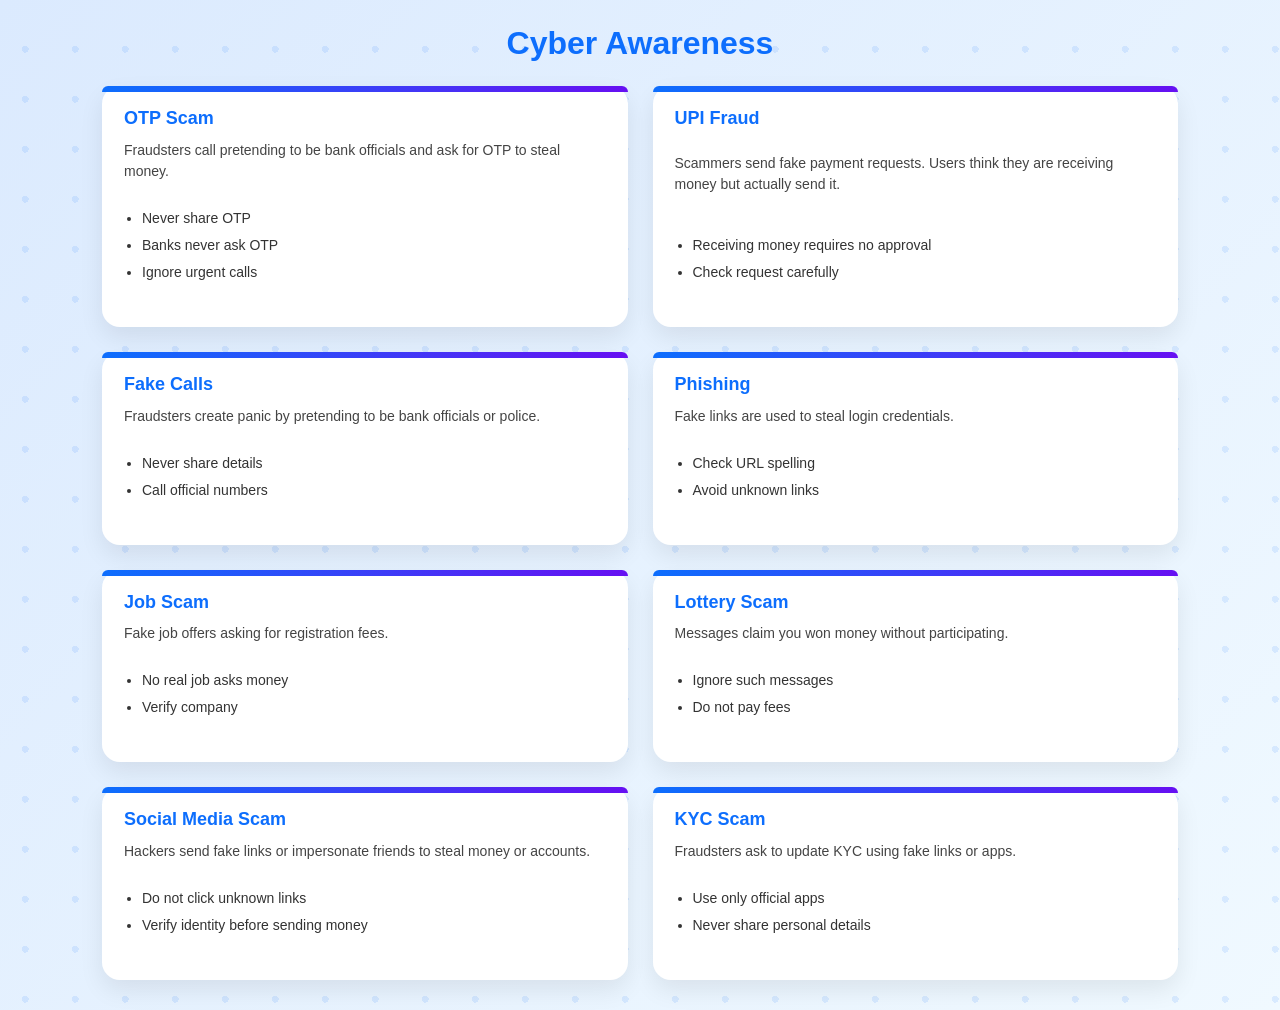
<file: awareness.html>
<!DOCTYPE html>
<html>
<head>
  <title>Awareness</title>
  <meta name="viewport" content="width=device-width, initial-scale=1">

  <link href="https://cdn.jsdelivr.net/npm/bootstrap@5.3.0/dist/css/bootstrap.min.css" rel="stylesheet">
  <link rel="stylesheet" href="style.css">
</head>

<body class="awareness-page">

<div class="container mt-4">

  <h2 class="text-center mb-4">Cyber Awareness</h2>

  <div class="awareness-grid">

    <!-- OTP -->
    <div class="aw-card">
      <h4 id="otp-title">OTP Scam</h4>
      <p id="otp-desc">
        Fraudsters call pretending to be bank officials and ask for OTP to steal money.
      </p>
      <ul>
        <li>Never share OTP</li>
        <li>Banks never ask OTP</li>
        <li>Ignore urgent calls</li>
      </ul>
    </div>

    <!-- UPI -->
    <div class="aw-card">
      <h4 id="upi-title">UPI Fraud</h4>
      <p id="upi-desc">
        Scammers send fake payment requests. Users think they are receiving money but actually send it.
      </p>
      <ul>
        <li>Receiving money requires no approval</li>
        <li>Check request carefully</li>
      </ul>
    </div>

    <!-- Fake Calls -->
    <div class="aw-card">
      <h4 id="fake-title">Fake Calls</h4>
      <p id="fake-desc">
        Fraudsters create panic by pretending to be bank officials or police.
      </p>
      <ul>
        <li>Never share details</li>
        <li>Call official numbers</li>
      </ul>
    </div>

    <!-- Phishing -->
    <div class="aw-card">
      <h4>Phishing</h4>
      <p id="phishing-desc">
        Fake links are used to steal login credentials.
      </p>
      <ul>
        <li>Check URL spelling</li>
        <li>Avoid unknown links</li>
      </ul>
    </div>

    <!-- Job Scam -->
    <div class="aw-card">
      <h4 id="job-title">Job Scam</h4>
      <p id="job-desc">
        Fake job offers asking for registration fees.
      </p>
      <ul>
        <li>No real job asks money</li>
        <li>Verify company</li>
      </ul>
    </div>

    <!-- Lottery -->
    <div class="aw-card">
      <h4 id="lottery-title">Lottery Scam</h4>
      <p id="lottery-desc">
        Messages claim you won money without participating.
      </p>
      <ul>
        <li>Ignore such messages</li>
        <li>Do not pay fees</li>
      </ul>
    </div>

    <!-- NEW: Social Media Scam -->
    <div class="aw-card">
      <h4>Social Media Scam</h4>
      <p>
        Hackers send fake links or impersonate friends to steal money or accounts.
      </p>
      <ul>
        <li>Do not click unknown links</li>
        <li>Verify identity before sending money</li>
      </ul>
    </div>

    <!-- NEW: KYC Scam -->
    <div class="aw-card">
      <h4>KYC Scam</h4>
      <p>
        Fraudsters ask to update KYC using fake links or apps.
      </p>
      <ul>
        <li>Use only official apps</li>
        <li>Never share personal details</li>
      </ul>
    </div>

  </div>

</div>

</body>
</html>
</file>
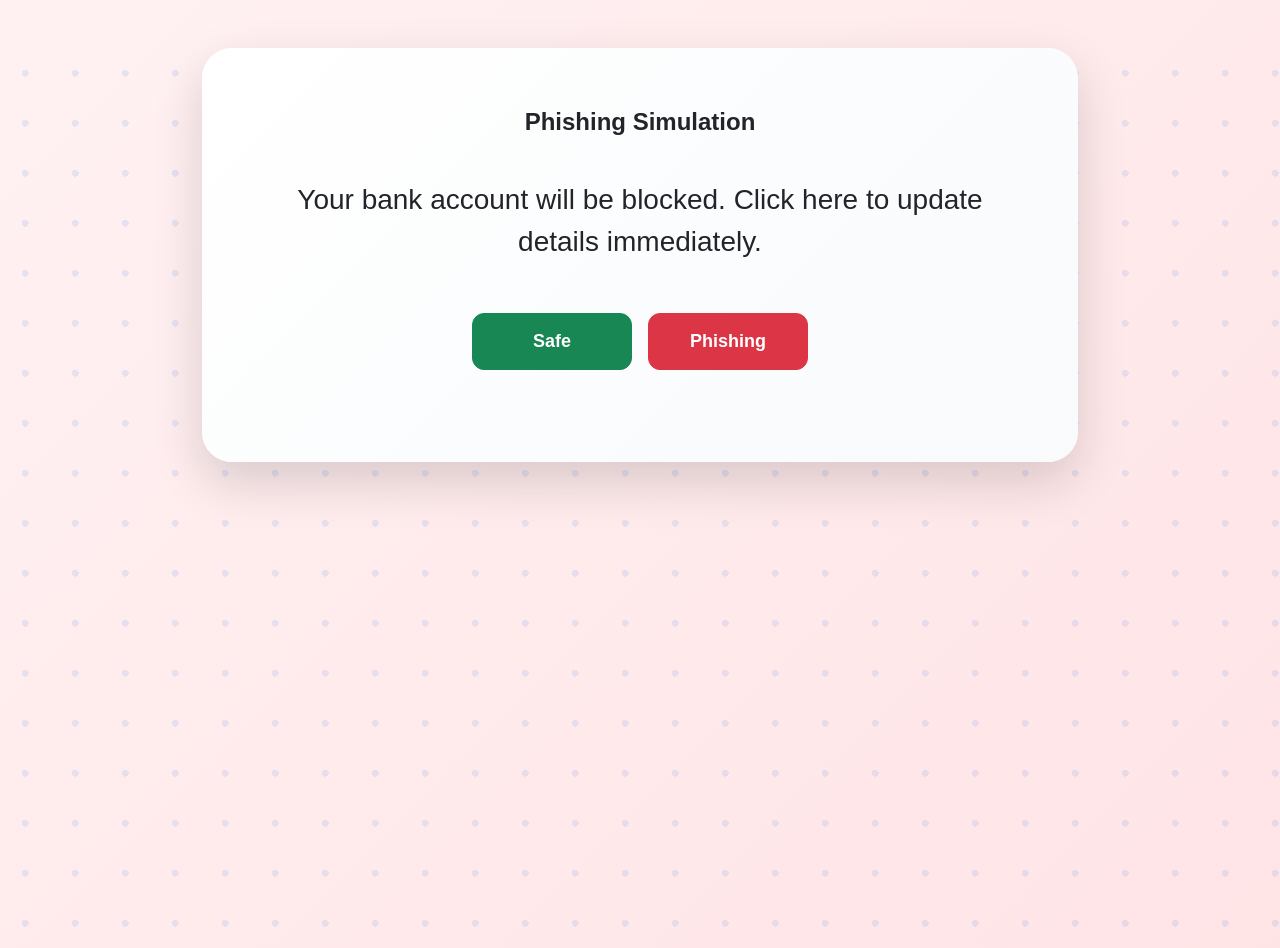
<file: phishing.html>
<!DOCTYPE html>
<html>
<head>
  <title>Phishing Test</title>
  <meta name="viewport" content="width=device-width, initial-scale=1">

  <link href="https://cdn.jsdelivr.net/npm/bootstrap@5.3.0/dist/css/bootstrap.min.css" rel="stylesheet">
  <link rel="stylesheet" href="style.css">
</head>

<body class="phishing-page">

<div class="container mt-5">

  <div class="phishing-card mx-auto">

    <h4 class="text-center mb-3">Phishing Simulation</h4>

    <div id="scenario-box" class="alert text-center"></div>

    <div class="text-center mt-3">
      <button class="btn btn-success m-2" onclick="answer('safe')">Safe</button>
      <button class="btn btn-danger m-2" onclick="answer('phishing')">Phishing</button>
    </div>

    <div id="explanation" class="mt-4"></div>

    <div class="text-center mt-3">
      <button id="nextBtn" class="btn btn-primary" onclick="nextScenario()" style="display:none;">
        Next
      </button>
    </div>

  </div>

</div>

<script src="app.js"></script>
</body>

<script src="app.js"></script>
</body>
</html>
</file>
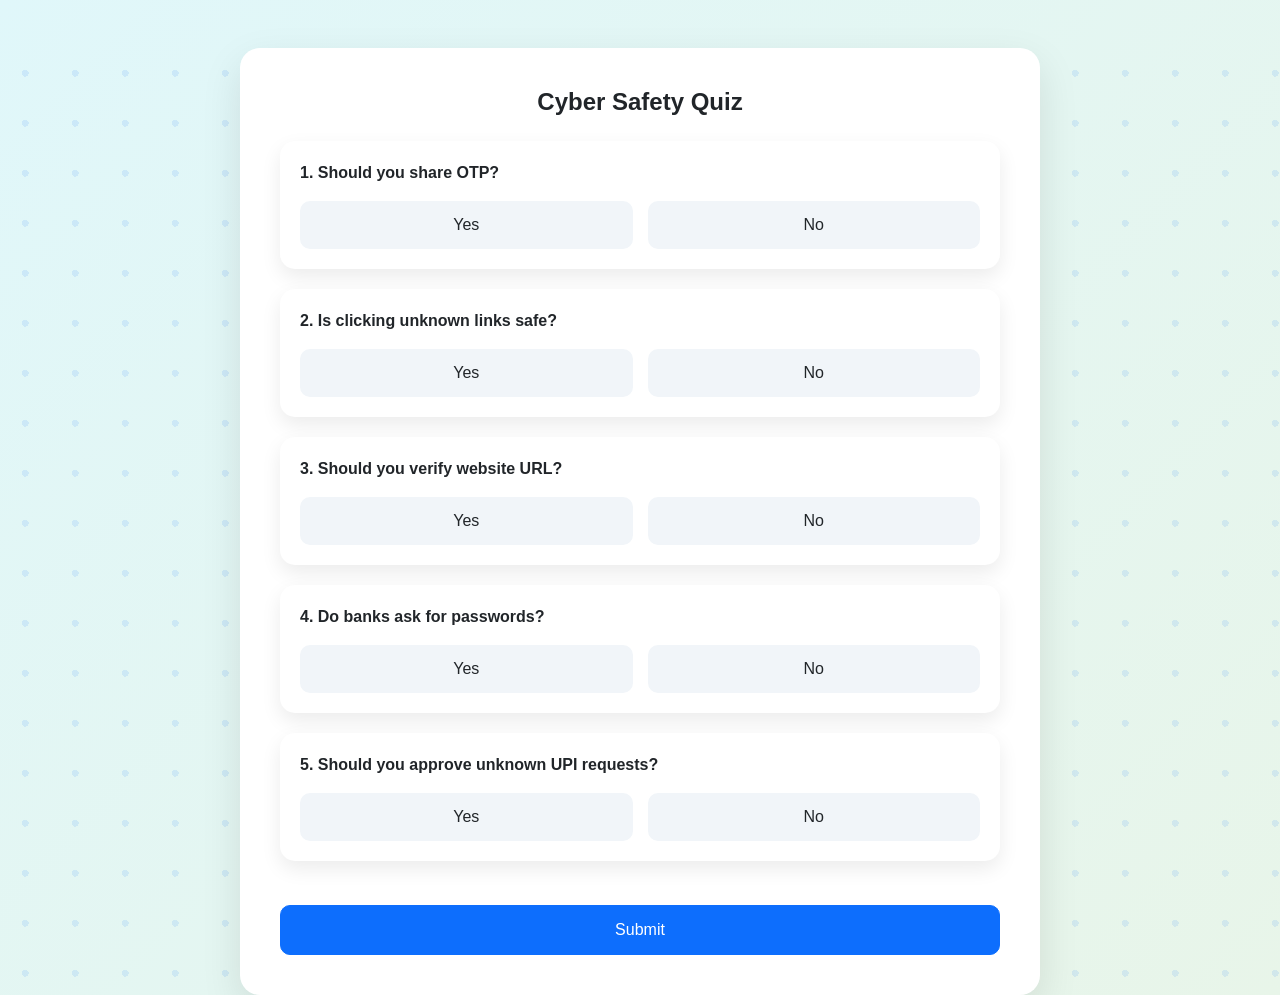
<file: quiz.html>
<!DOCTYPE html>
<html>
<head>
  <title>Quiz</title>
  <meta name="viewport" content="width=device-width, initial-scale=1">

  <link href="https://cdn.jsdelivr.net/npm/bootstrap@5.3.0/dist/css/bootstrap.min.css" rel="stylesheet">
  <link rel="stylesheet" href="style.css">
</head>

<body class="quiz-page">

<div class="container mt-5">

  <div class="quiz-card mx-auto">

    <h4 class="text-center mb-4">Cyber Safety Quiz</h4>

    <div id="quizContainer">

      <!-- Q1 -->
      <!-- Q1 -->
<div class="quiz-q">
  <p>1. Should you share OTP?</p>
  <div class="options">
    <div onclick="select(this,'q1','Yes')" class="option">Yes</div>
    <div onclick="select(this,'q1','No')" class="option">No</div>
  </div>
</div>

<!-- Q2 -->
<div class="quiz-q">
  <p>2. Is clicking unknown links safe?</p>
  <div class="options">
    <div onclick="select(this,'q2','Yes')" class="option">Yes</div>
    <div onclick="select(this,'q2','No')" class="option">No</div>
  </div>
</div>

<!-- Q3 -->
<div class="quiz-q">
  <p>3. Should you verify website URL?</p>
  <div class="options">
    <div onclick="select(this,'q3','Yes')" class="option">Yes</div>
    <div onclick="select(this,'q3','No')" class="option">No</div>
  </div>
</div>

<!-- Q4 -->
<div class="quiz-q">
  <p>4. Do banks ask for passwords?</p>
  <div class="options">
    <div onclick="select(this,'q4','Yes')" class="option">Yes</div>
    <div onclick="select(this,'q4','No')" class="option">No</div>
  </div>
</div>

<!-- Q5 -->
<div class="quiz-q">
  <p>5. Should you approve unknown UPI requests?</p>
  <div class="options">
    <div onclick="select(this,'q5','Yes')" class="option">Yes</div>
    <div onclick="select(this,'q5','No')" class="option">No</div>
  </div>
</div>

      <!-- SUBMIT -->
      <button class="btn btn-primary mt-4 w-100" onclick="submitQuiz()">Submit</button>

    </div>

  </div>

</div>

<!-- RESULT MODAL -->
<div id="resultModal" class="result-modal">
  <div class="result-box">
    <h4>Your Score</h4>

    <p id="scoreText"></p>

    <!-- ✅ RESULTS INSIDE MODAL -->
    <div id="resultDetails" class="mt-3 text-start"></div>

    <button type="button" class="btn btn-success mt-3 w-100" onclick="closeModal()">OK</button>
  </div>
</div>

<script src="app.js"></script>
</body>
</html>
</file>
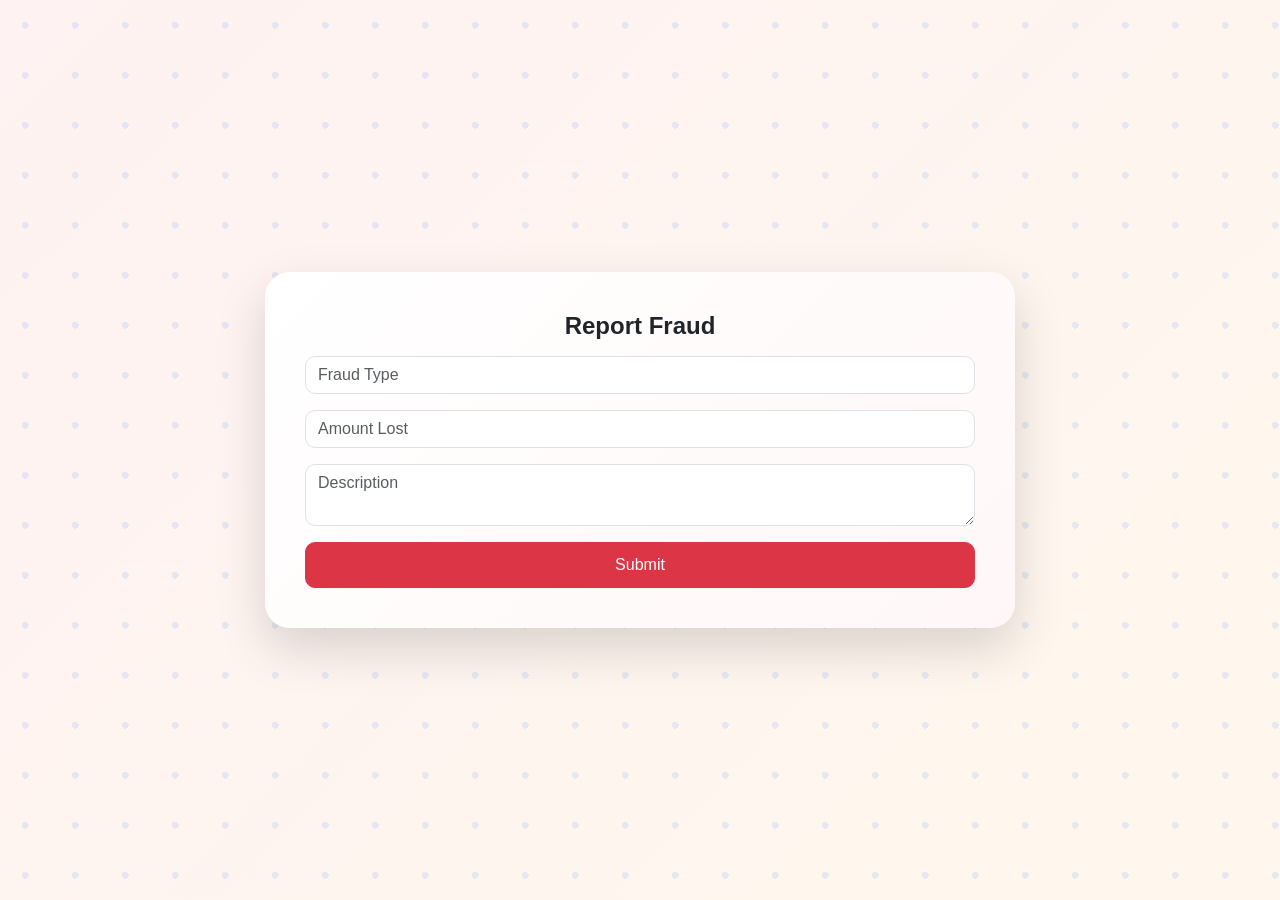
<file: report.html>
<!DOCTYPE html>
<html>
<head>
  <title>Report Fraud</title>
  <meta name="viewport" content="width=device-width, initial-scale=1">

  <link href="https://cdn.jsdelivr.net/npm/bootstrap@5.3.0/dist/css/bootstrap.min.css" rel="stylesheet">
  <link rel="stylesheet" href="style.css">
</head>

<body class="report-page">

<div class="report-wrapper">

  <div class="report-card">

    <h4 id="report-title" class="text-center mb-3">Report Fraud</h4>

    <input id="type" class="form-control mb-3" placeholder="Fraud Type">
    <input id="amount" type="number" class="form-control mb-3" placeholder="Amount Lost">
    <textarea id="desc" class="form-control mb-3" placeholder="Description"></textarea>

    <button class="btn btn-danger w-100" onclick="submitReport()" id="report-btn">
      Submit
    </button>

  </div>

</div>

<script src="app.js"></script>
</body>

<script src="app.js"></script>
</body>
</html>
</file>
<file: style.css>
/* ===== GLOBAL STYLES ===== */
body {
  font-family: 'Segoe UI', sans-serif;
  background: linear-gradient(135deg, #e3f2fd, #ffffff);
}

h1, h2, h4 {
  font-weight: 600;
}

.container {
  max-width: 900px;
}

/* ===== NAVBAR ===== */
.navbar {
  border-radius: 0 0 12px 12px;
}

/* ===== CARDS ===== */
.card {
  border-radius: 16px;
  transition: 0.3s;
  border: none;
}

.card:hover {
  transform: translateY(-5px);
}

/* ===== BUTTONS ===== */
button, .btn {
  border-radius: 10px;
  padding: 10px;
  font-weight: 500;
}

/* ===== INDEX PAGE ===== */
.hero-box {
  background: linear-gradient(135deg, #0d6efd, #6610f2);
  color: white;
  padding: 50px;
  border-radius: 20px;
  box-shadow: 0 10px 30px rgba(0,0,0,0.2);
}

.menu-grid {
  display: grid;
  grid-template-columns: repeat(2, 1fr);
  gap: 20px;
}

.menu-card {
  display: block;
  padding: 20px;
  border-radius: 15px;
  text-decoration: none;
  color: white;
  font-weight: bold;
  transition: 0.3s;
  background: linear-gradient(135deg, #17a2b8, #0dcaf0); /* Awareness default */
}

.menu-card:hover {
  transform: translateY(-5px);
}

.menu-card.red { 
  background: linear-gradient(135deg, #ff4d4d, #dc3545); 
}

.menu-card.green { 
  background: linear-gradient(135deg, #28a745, #20c997); 
}

.menu-card.dark { 
  background: linear-gradient(135deg, #343a40, #212529); 
}
/* subtle animated feel */
body::before {
  content: "";
  position: fixed;
  width: 200%;
  height: 200%;
  background: radial-gradient(circle, rgba(13,110,253,0.1) 10%, transparent 10%);
  background-size: 50px 50px;
  animation: moveBg 20s linear infinite;
  z-index: -1;
}

@keyframes moveBg {
  from { transform: translate(0,0); }
  to { transform: translate(-50px,-50px); }
}

/* ================= AWARENESS PAGE ================= */

.awareness-page {
  background: linear-gradient(135deg, #dbeafe, #f0f9ff);
  min-height: 100vh;
  padding-bottom: 30px;
}

/* TITLE */
.awareness-page h2 {
  font-weight: 600;
  color: #0d6efd;
}

/* GRID LAYOUT */
.awareness-page .awareness-grid {
  display: grid;
  grid-template-columns: 1fr;
  gap: 25px;
}

@media (min-width: 768px) {
  .awareness-page .awareness-grid {
    grid-template-columns: 1fr 1fr;
  }
}

/* Make container wider */
.awareness-page .container {
  max-width: 1100px;
}

/* CARD DESIGN */
.awareness-page .aw-card {
  background: #ffffff;
  padding: 22px;
  border-radius: 18px;
  box-shadow: 0 10px 25px rgba(0, 0, 0, 0.08);
  position: relative;
  transition: all 0.3s ease;

  display: flex;
  flex-direction: column;
  justify-content: space-between;
}

/* TOP GRADIENT LINE */
.awareness-page .aw-card::before {
  content: "";
  position: absolute;
  top: 0;
  left: 0;
  height: 6px;
  width: 100%;
  background: linear-gradient(90deg, #0d6efd, #6610f2);
  border-radius: 18px 18px 0 0;
}

/* HOVER EFFECT */
.awareness-page .aw-card:hover {
  transform: translateY(-8px) scale(1.01);
}

/* TEXT STYLING */
.awareness-page .aw-card h4 {
  margin-bottom: 10px;
  color: #0d6efd;
  font-size: 18px;
}

.awareness-page .aw-card p {
  font-size: 14px;
  color: #444;
  line-height: 1.5;
}

.awareness-page .aw-card ul {
  margin-top: 10px;
  padding-left: 18px;
}

.awareness-page .aw-card li {
  font-size: 14px;
  margin-bottom: 6px;
  color: #333;
}

/* MOBILE OPTIMIZATION */
@media (max-width: 576px) {
  .awareness-page .aw-card {
    padding: 16px;
  }

  .awareness-page .aw-card h4 {
    font-size: 16px;
  }
}

/* ================= PHISHING PAGE ================= */

.phishing-page {
  background: linear-gradient(135deg, #fff1f2, #ffe4e6);
  min-height: 100vh;
}

/* CARD */
.phishing-card {
  width: 100%;
  max-width: 1100px;

  background: linear-gradient(135deg, #ffffff, #f8fafc);
  padding: 60px;

  border-radius: 30px;
  box-shadow: 0 20px 50px rgba(0,0,0,0.15);
}

/* SCENARIO BOX */
#scenario-box {
  font-size: 28px;
  padding: 25px;
  border-radius: 12px;
}

/* EXPLANATION */
  #explanation {
  font-size: 16px;
  line-height: 1.6;
  margin-top: 20px;
}

/* alert box styling */
#explanation .alert {
  border-radius: 12px;
  padding: 18px;
  font-size: 16px;
}
 

/* MOBILE */
@media (max-width: 576px) {
  .phishing-card {
    padding: 20px;
  }
}

/* ===== PHISHING BUTTONS ===== */

.phishing-page .btn {
  min-width: 160px;
  padding: 14px 20px;
  font-size: 18px;
  font-weight: 600;
  border-radius: 12px;
  margin: 10px;
  transition: 0.3s;
}

/* hover effect */
.phishing-page .btn:hover {
  transform: translateY(-2px);
}

.phishing-page .text-center {
  display: flex;
  justify-content: center;
  flex-wrap: wrap;
}

/* ================= QUIZ PAGE ================= */

.quiz-page {
  background: linear-gradient(135deg, #e0f7fa, #e8f5e9);
  min-height: 100vh;
}

/* CARD */
.quiz-card {
  max-width: 800px;
  background: white;
  padding: 40px;
  border-radius: 20px;
  box-shadow: 0 15px 40px rgba(0,0,0,0.1);
}

/* QUESTIONS */
.quiz-q {
  margin-bottom: 20px;
}

.quiz-q p {
  font-weight: 500;
}

/* BUTTON */
.quiz-page button {
  padding: 12px 20px;
  font-size: 16px;
  border-radius: 10px;
}

/* MODAL */
.result-modal {
  position: fixed;
  top: 0;
  left: 0;
  width: 100%;
  height: 100%;
  background: rgba(0,0,0,0.5);
  display: none;
  justify-content: center;
  align-items: center;
}

.result-box {
  background: white;
  padding: 30px;
  border-radius: 15px;
  text-align: center;
  width: 300px;
}

/* MOBILE */
@media (max-width: 576px) {
  .quiz-card {
    padding: 20px;
  }
}

/* ===== MODERN QUIZ DESIGN ===== */

.quiz-q {
  background: white;
  padding: 20px;
  border-radius: 15px;
  margin-bottom: 20px;
  box-shadow: 0 8px 20px rgba(0,0,0,0.08);
}

.quiz-q p {
  font-weight: 600;
}

/* OPTIONS */
.options {
  display: flex;
  gap: 15px;
  margin-top: 10px;
}

/* OPTION CARD */
.option {
  flex: 1;
  padding: 12px;
  text-align: center;
  border-radius: 10px;
  background: #f1f5f9;
  cursor: pointer;
  transition: 0.3s;
}

/* HOVER */
.option:hover {
  background: #e2e8f0;
}

/* SELECTED */
.option.selected {
  background: #0d6efd;
  color: white;
}

#resultDetails {
  max-width: 800px;
  margin: auto;
}

#resultDetails .alert {
  border-radius: 10px;
}

/* ================= REPORT PAGE ================= */

.report-page {
  background: linear-gradient(135deg, #fef2f2, #fff7ed);
  height: 100vh;
}

/* CENTERING */
.report-wrapper {
  display: flex;
  justify-content: center;
  align-items: center;
  height: 100%;
}

/* CARD */
.report-card {
  width: 100%;
  max-width: 750px;
  background: linear-gradient(135deg, #ffffff, #fff7f7);
  padding: 40px;
  border-radius: 25px;
  box-shadow: 0 20px 50px rgba(0,0,0,0.15);
}

/* INPUT */
.report-card input,
.report-card textarea {
  border-radius: 10px;
}
</file>
